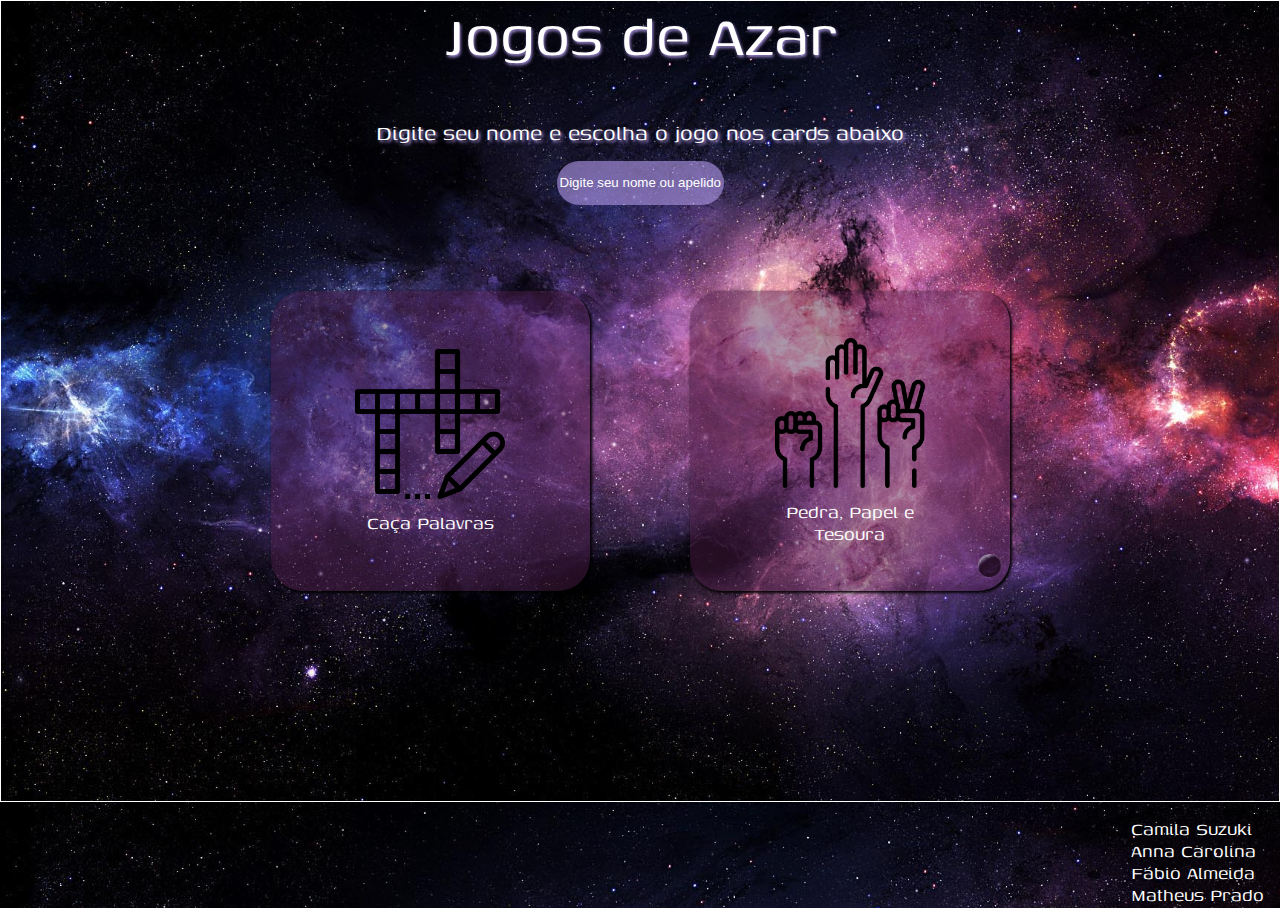
<file: index.html>
<!DOCTYPE html>
<html lang="en">
<head>
    <meta charset="UTF-8">
    <meta http-equiv="X-UA-Compatible" content="IE=edge">
    <meta name="viewport" content="width=device-width, initial-scale=1.0">
    <link rel="stylesheet" href="css/reset.css">
    <link rel="stylesheet" href="css/paginainicial.css">
    <title>Jogos de Azar</title>
</head>
<body>
    <header>
        <h1>Jogos de Azar</h1>
         <div id="form">
            <label for="username">Digite seu nome e escolha o jogo nos cards abaixo</label>
            <input type="text" name="username" id="username" placeholder="Digite seu nome ou apelido" onchange="handleChange()">
        </div>
    </header>
    <main>
     <section>
         <div class="link1">
            <a href="html/cacapalavras.html" id="link1">
                <figure>
                    <img src="img-paginainicial/crossword.png" alt="Icone minimalista representando um jogo de caça palavras">
                    <figcaption>Caça Palavras</figcaption>
                </figure>
            </a>
         </div>
         <div class="link2">
            <a href="html/jokenpo.html" id="link2">
                <figure>
                    <img src="img-paginainicial/rock-paper-scissors.png" alt="Icone minimalista representando um jogo de pedra,papel e tesoura">
                    <figcaption>Pedra, Papel e Tesoura</figcaption>
                </figure>
            </a>
         </div>
     </section>
    </main>
    <footer>
        <div class="groupMembers">
            <ul>
                <li>Camila Suzuki</li>
                <li>Anna Carolina</li>
                <li>Fábio Almeida</li>
                <li>Matheus Prado</li>
            </ul>
        </div> 
    </footer>
    <script src="js/paginaInicial.js"></script>
</body>
</html>
</file>
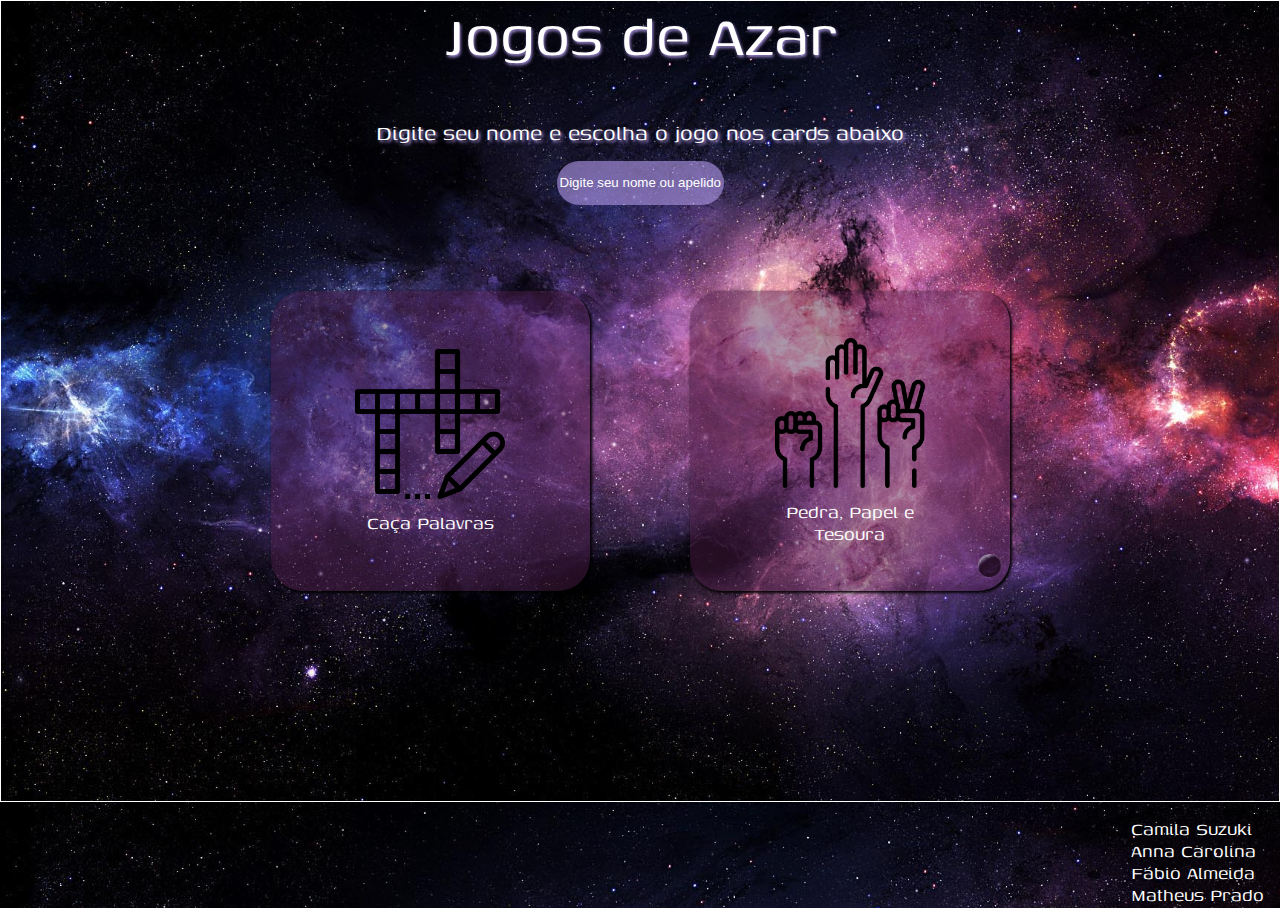
<file: html/index.html>
<!DOCTYPE html>
<html lang="en">
<head>
    <meta charset="UTF-8">
    <meta http-equiv="X-UA-Compatible" content="IE=edge">
    <meta name="viewport" content="width=device-width, initial-scale=1.0">
    <link rel="stylesheet" href="../css/reset.css">
    <link rel="stylesheet" href="../css/paginainicial.css">
    <title>Jogos de Azar</title>
</head>
<body>
    <header>
        <h1>Jogos de Azar</h1>
         <div id="form">
            <label for="username">Digite seu nome e escolha o jogo nos cards abaixo</label>
            <input type="text" name="username" id="username" placeholder="Digite seu nome ou apelido" onchange="handleChange()">
        </div>
    </header>
    <main>
     <section>
         <div class="link1">
            <a href="../html/cacapalavras.html" id="link1">
                <figure>
                    <img src="../img-paginainicial/crossword.png" alt="Icone minimalista representando um jogo de caça palavras">
                    <figcaption>Caça Palavras</figcaption>
                </figure>
            </a>
         </div>
         <div class="link2">
            <a href="../html/jokenpo.html" id="link2">
                <figure>
                    <img src="../img-paginainicial/rock-paper-scissors.png" alt="Icone minimalista representando um jogo de pedra,papel e tesoura">
                    <figcaption>Pedra, Papel e Tesoura</figcaption>
                </figure>
            </a>
         </div>
     </section>
    </main>
    <footer>
        <div class="groupMembers">
            <ul>
                <li>Camila Suzuki</li>
                <li>Anna Carolina</li>
                <li>Fábio Almeida</li>
                <li>Matheus Prado</li>
            </ul>
        </div> 
    </footer>
    <script src="../js/paginaInicial.js"></script>
</body>
</html>
</file>
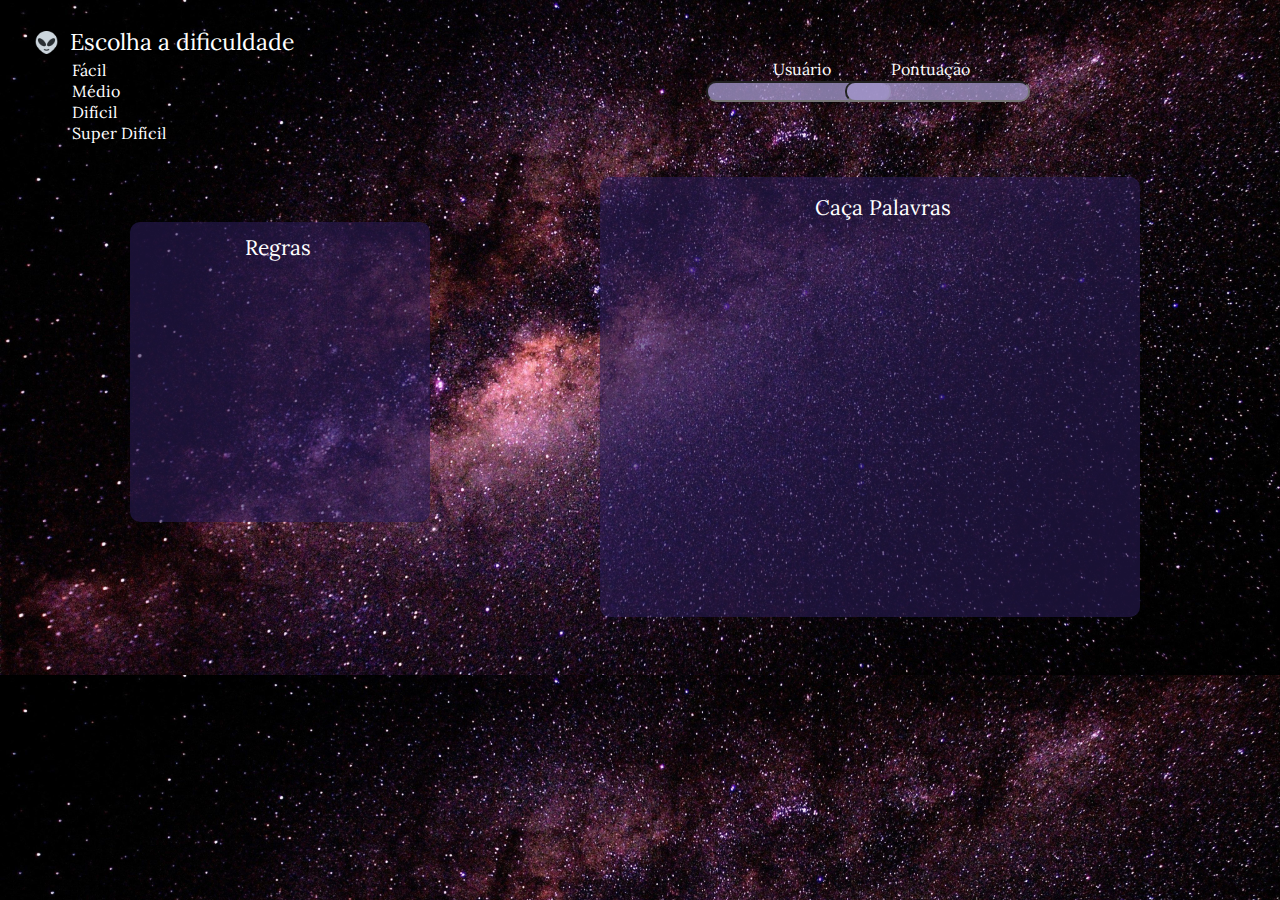
<file: .github/cacapalavras.html>
<!DOCTYPE html>
<html lang="pt-BR">
<head>
    <meta charset="UTF-8">
    <meta http-equiv="X-UA-Compatible" content="IE=edge">
    <meta name="viewport" content="width=device-width, initial-scale=1.0">
    <title>Caça Palavras</title>
    <link rel="stylesheet" href="reset.css">
    <link rel="stylesheet" href="style.css">
</head>
<body>
    
    <h2>Escolha a dificuldade</h2> 
    <img src="/assets/img/favicon-32x32.png">

<div class="dificuldade">
    <a href="#">Fácil</a>
    <a href="#">Médio</a>
    <a href="#">Difícil</a>
    <a href="#">Super Difícil</a>
</div>

<div class="user">
    <label for="user">Usuário</label>
    <input type="text" id="user" name="user">
    <label for="pts">Pontuação</label>
    <input type="text" id="pts" name="pts">
</div>

<div id="regras">
    <h3 class="regrastext">Regras</h3>
</div>

<div id="cacapalavras">
    <h3 class="palavrastext"> Caça Palavras </h3>
</div>

    <script src="pontuacao.js"></script>

</body>
</html>
</file>
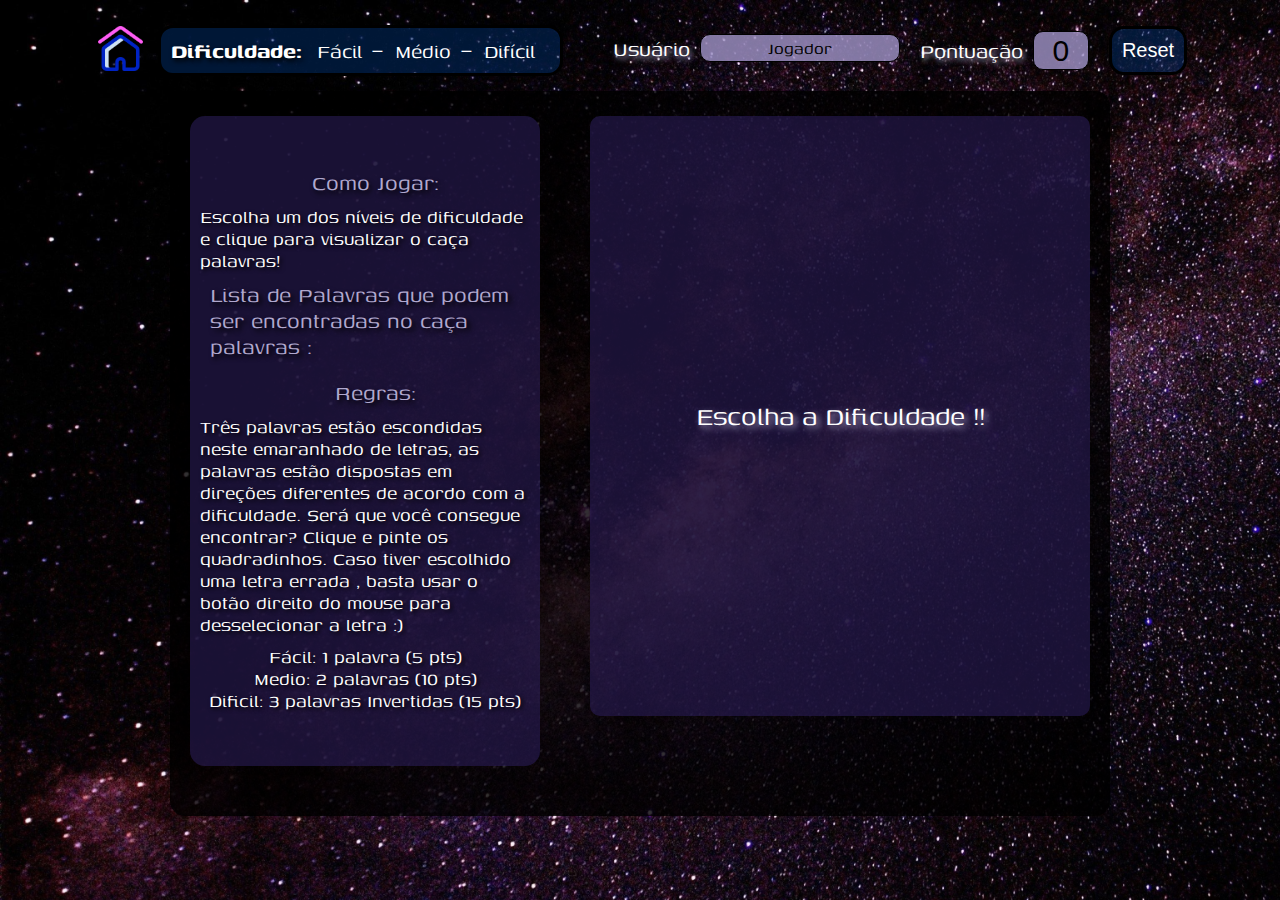
<file: html/cacapalavras.html>
<!DOCTYPE html>
<html lang="pt-BR">

<head>
    <meta charset="UTF-8">
    <meta http-equiv="X-UA-Compatible" content="IE=edge">
    <meta name="viewport" content="width=device-width, initial-scale=1.0">
    <title>Caça Palavras</title>
    <link rel="stylesheet" href="../css/reset.css">
    <link rel="stylesheet" href="../css/cacapalavras.css">
    <script src="../js/functions.js" defer></script>
</head>

<body>
    <div class="/container-overlay-header">
        <header>
            <a href="/index.html">
                <img alt="home" src="/img-cacapalavras/pagina-inicial.png">
             </a>
            <div class="dificuldade">
                <p>Dificuldade:</p>
                <a id='dfacil' href="#">Fácil</a>
                <span>|</span>
                <a id='dmedio' href="#">Médio</a>
                <span>|</span>
                <a id='ddificil' href="#">Difícil</a>
            </div>
            <div class="container-user-pontos">
                <div class="user">
                    <label for="user">Usuário</label>
                    <input type="text" id="user" name="user">
                </div>
                <div class="pontos">
                    <label for="pts">Pontuação</label>
                    <input type="text" id="pts" name="pts">
                </div>
            </div>
            <button class='rstBtn'>Reset</button>
        </header>
    </div>

<div class="container-overlay">  
    <div id="box-regras">
        <div class="facil">
            <h3 class="regrash3">Como Jogar:</h3>
            <p class="regrasText">Escolha um dos níveis de dificuldade e clique para visualizar o caça palavras!</p>
            <h3 class="regrash3">Lista de Palavras que podem ser encontradas no caça palavras : </h3>
            <P id="possiveisPalavras"></P>
            <h3 class="regrash3">Regras:</h3>
            <p class="regrasText">Três palavras estão escondidas neste emaranhado de letras, as palavras estão dispostas
                em direções diferentes de acordo com a dificuldade. Será que você consegue encontrar? Clique e pinte os
                quadradinhos.
                Caso tiver escolhido uma letra errada , basta usar o botão direito do mouse para desselecionar a letra :)
            </p>
            <p>Fácil: 1 palavra (5 pts)</p>
            <p>Medio: 2 palavras (10 pts)</p>
            <p>Dificil: 3 palavras Invertidas (15 pts)</p>
        </div>

        <div id="cacapalavras">
            <h2>Escolha a Dificuldade !!</h2> 
        </div>
    </div>
</div>  
<div id="vitoria" class='hidden'>
    <p id='pVitoria'>Parabéns você ganhou!!! :)</p>
    <button class="winBtn">👽</button>
</div>
</body>

</html>
</file>
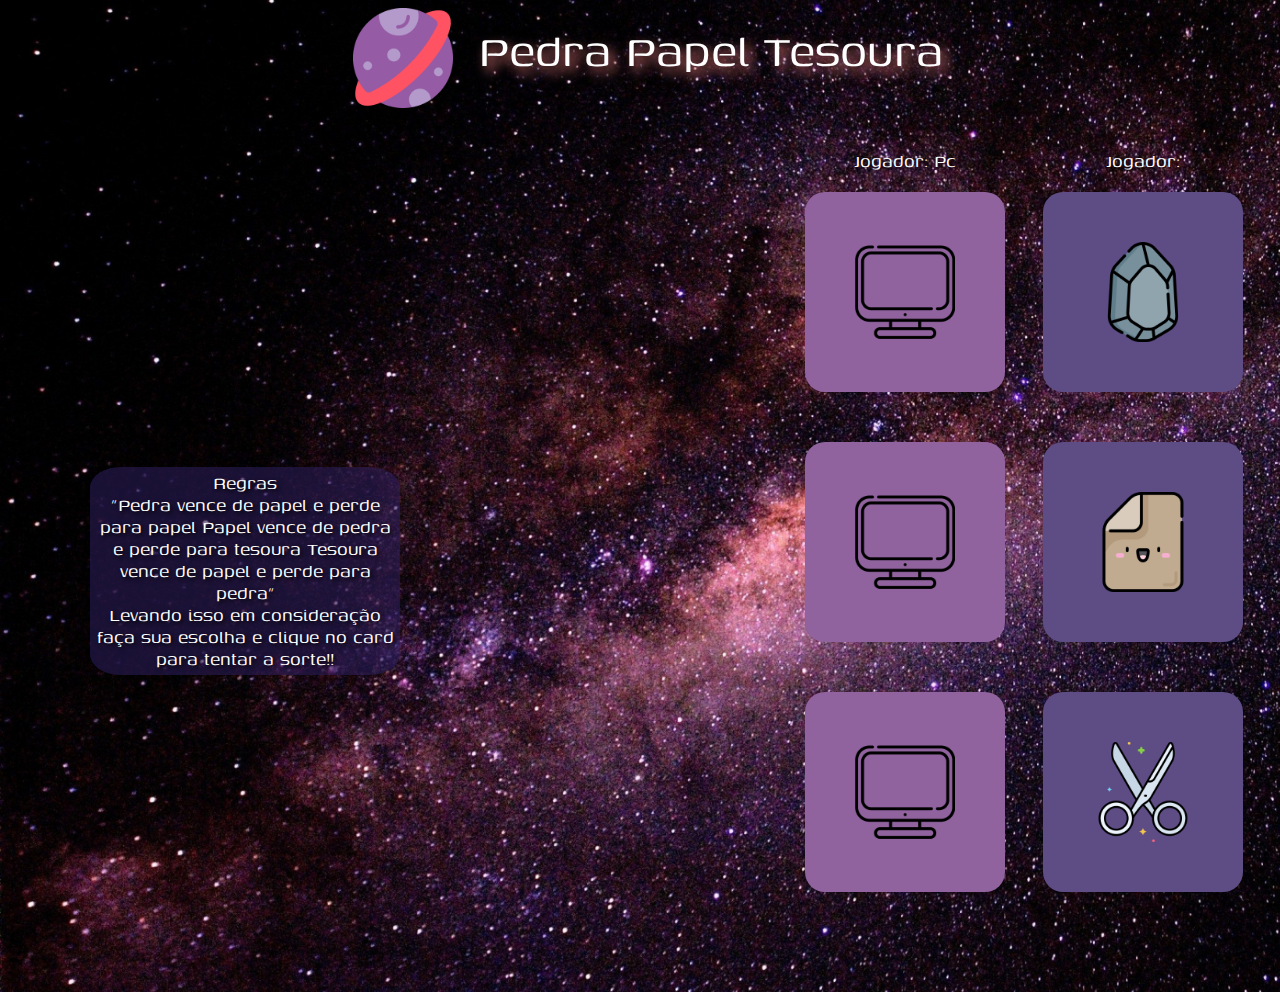
<file: html/jokenpo.html>
<!DOCTYPE html>
<html lang="en">
<head>
    <meta charset="UTF-8">
    <meta http-equiv="X-UA-Compatible" content="IE=edge">
    <meta name="viewport" content="width=device-width, initial-scale=1.0">
    <link rel="stylesheet" href="../css/reset.css">
    <link rel="stylesheet" href="../css/jokenpo.css">
    <title>Jogos de Azar</title>
</head>
<body>
    <header>
        <figure>
            <img src="../img-jokenpo/planet.png" alt="Logo galaxy">
            <figcaption>Logo galaxy</figcaption>
        </figure>
        <h1>Pedra Papel Tesoura</h1>
    </header>
    <main>
        <div class="regras">
            <h3>Regras</h3>
            <p>
                "Pedra vence de papel e perde para papel
                Papel vence de pedra e perde para tesoura
                Tesoura vence de papel e perde para pedra"
            </p>
            <p>
                Levando isso em consideração faça sua escolha e clique no card para tentar a sorte!!
            </p>

        </div>

        <div class="modal-bg">
            <div class="modal">
                <div class="header-do-modal">
                    <figure>
                        <img src="../img-jokenpo/happyPlanet.png" alt="Ilustração de planeta roxo sorridente">
                        <figcaption>Ilustração de planeta sorridente</figcaption>
                    </figure>
                    <span id="nome-jogador-modal"></span>
                </div>
               
                <p>Resultado da partida: </p>
                <p class="resultP"></p>
                <div id="modal-result"></div>               
                
                <button class="modal-btn">Sair / Jogar Novamente!</button>
            </div>
        </div>
        <div class=container-dos-containers-dos-cards>

    <div class="container-acima">
  
        <div class="jogador">
            <span>Jogador: </span>
            <span>Pc</span>

        </div>
        <div class="pc-info">
            <div class="flip" id="cardUm">
                <div class="card face" id="frontUm">
                    <figure>
                        <img src="../img-jokenpo/pc.png" alt="Ilustração pc">
                        <figcaption>Ilustração pc</figcaption>
                    </figure>
                </div>
                <div class="card face" id="backUm">
                    <figure>
                        <img src="../img-jokenpo/pedra.png" alt="Ilustração pedra">
                        <figcaption>Ilustração pedra</figcaption>
                    </figure>
                </div>
              
            </div>

            <div class="flip" id="cardDois" >
                <div class ="card face" id="frontDois" data-elemento="pedra" data-posicao="1" data-batata="cenoura">
                    <figure>
                        <img src="../img-jokenpo/pc.png" alt="Ilustração pc">
                        <figcaption>Ilustração pc</figcaption>
                    </figure>
                </div>
                <div class="card face" id="backDois">
                    <figure>
                        <img src="../img-jokenpo/papel.png" alt="Ilustração papel">
                        <figcaption>Ilustração papel</figcaption>
                    </figure>

                </div>
            </div>

            <div class="flip" id="cardTres">
                <div  class="card face" id="frontTres">
                    <figure>
                        <img src="../img-jokenpo/pc.png" alt="Ilustração pc">
                        <figcaption>Ilustração pc</figcaption>
                    </figure>
                </div>
                <div class="face" id="backTres">
                    <figure>
                        <img src="../img-jokenpo/tesoura.png" alt="Ilustração tesoura">
                        <figcaption>Ilustração tesoura</figcaption>
                    </figure>

                </div>
            </div>
        </div>

    </div>
    <div class="container-abaixo">
        <div class="jogador">
            <span>Jogador: </span>
            <span id="nome-jogador"></span>

        </div>
        <div class="card player-pedra">
            <div class="flip" id="cardQuatro">
                <div class="card face" id="frontQuatro">
                    <figure>
                        <img src="../img-jokenpo/pedra.png" alt="Ilustração pc">
                        <figcaption>Ilustração pc</figcaption>
                    </figure>
                </div>
                <div class="card face" id="backQuatro">
                    <figure>
                        <img src="../img-jokenpo/player.png" alt="Ilustração pedra">
                        <figcaption>Ilustração pedra</figcaption>
                    </figure>
                </div>
              
            </div>

            <div class="flip" id="cardCinco" >
                <div class ="card face" id="frontCinco">
                    <figure>
                        <img src="../img-jokenpo/papel.png" alt="Ilustração pc">
                        <figcaption>Ilustração pc</figcaption>
                    </figure>
                </div>
                <div class="card face" id="backCinco">
                    <figure>
                        <img src="../img-jokenpo/player.png" alt="Ilustração papel">
                        <figcaption>Ilustração papel</figcaption>
                    </figure>

                </div>
            </div>

            <div class="flip" id="cardSeis">
                <div  class="card face" id="frontSeis">
                    <figure>
                        <img src="../img-jokenpo/tesoura.png" alt="Ilustração pc">
                        <figcaption>Ilustração pc</figcaption>
                    </figure>
                </div>
                <div class="face" id="backSeis">
                    <figure>
                        <img src="../img-jokenpo/player.png" alt="Ilustração tesoura">
                        <figcaption>Ilustração tesoura</figcaption>
                    </figure>

                </div>

        </div>
    </div>
</div>
</main>
 <script src="../js/jokenpo.js"></script>
</body>
</html>
</file>
<file: css/paginainicial.css>
@import url('https://fonts.googleapis.com/css2?family=Lora&display=swap');
@import url('https://fonts.googleapis.com/css2?family=Genos&display=swap');

header {
    height: 200px;
    display: flex;
    flex-direction: column;
    align-items: center;
    justify-content: center;
    border-radius: 2em;
    text-shadow: rgb(167, 144, 221) 0.1em 0.1em 0.2em;;
}

label {
    margin-top: 50px;
    font-size: 20px;
    text-align: center;
}

header h1 {
    font-size: 46px;
}

body {
    background-image: url("../img-paginainicial/wpp3.jpg");
    background-size: cover;
    font-family: 'Genos', sans-serif;
    color: white;
}

section {
    display:flex;
    flex-direction: column;
    height: 540px;
    margin-top: 50px;
    align-items: center;
}

li{
    font-size: 22px;
}

.link1 {
    height: 240px;
    width: 250px;
    display: flex;
    align-items: center;
    justify-content: center;
    background-color: #4c1c4675;
    box-shadow: black 0.1em 0.1em 0.2em;
    border-radius: 2em;
}

.link1:hover {
    transition: 0.7s;
    box-shadow: rgb(167, 144, 221) 0.1em 0.1em 0.2em;
}

.link2 {
    height: 240px;
    width: 250px;
    display: flex;
    align-items: center;
    justify-content: center;
    background-color: #4c1c4675;
    box-shadow: black 0.1em 0.1em 0.2em;
    border-radius: 2em;
    margin-top: 50px;
}

figure{
    width: 100px;
    text-align: center;
}

img {
    width: 100%;
}

figcaption{
    font-size: 22px;
    margin-top: 5px;
}

a {    
    font-size: 20px;
    color: white;
    text-decoration: none;
}
a:hover {
    color: black
}

.link2:hover {
    transition: 0.7s;
    box-shadow: rgb(167, 144, 221) 0.1em 0.1em 0.2em;
    }


#form{
    display: flex;
    flex-direction: column;
    align-items: center;
}

#item {
    padding-left: 70px;
}


input {
    background-color: rgba(167, 144, 221, 0.651) ;
    border: 1px solid transparent;
    margin-top: 15px;
    border-radius: 2em;
    width: 161px;
    height: 40px;
    color: white;
}

input::placeholder {
    color: white;
  }

button {
    background-color: transparent;
    border-style: none;
    color: white;
    border: 1px solid;
    margin-top: 10px;

}
.groupMembers {
    display: flex;
    justify-content: flex-end;
    margin-top: 25px;
    padding-right: 15px;
    font-size: 10px;
    color: white;
    background-color: #4c1c4667;
    border-radius: 2em;
}

@media screen and (min-width: 800px){

    
    body {
        height: 800px;
        border: 1px solid white;
    }

    header {
        flex-direction: column;
    }

    header h1 {
        font-size: 72px;
    }

    section {
        display: flex;
        flex-direction: row;
        justify-content: center;
        margin-top: -30px;
    }

    a {
        font-size: 40px;
    }

    label {
        font-size: 26px;
    }

    .link1 {
        width: 25%;
        height: 300px;
        margin-right: 100px;
    }

    .link2 {
        width: 25%;
        height: 300px;
        margin-top: 0px;
    }

    figure{
        width: 150px;
        text-align: center;
    }
    
    img {
        width: 100%;
    }
   
    .inputButton { 
       
        height: 50px;
    }

    .groupMembers {
        margin-top: 107px;
        background-color: transparent;
    }

    footer {
        width: 100%;
    }

    button {
        width: 100px;
    }
}
</file>
<file: .github/style.css>
@import url('https://fonts.googleapis.com/css2?family=Cookie&family=Dancing+Script&family=Lato:wght@100&family=Lora:ital,wght@0,400;1,400;1,500&family=Montserrat:wght@100&family=PT+Sans+Narrow&family=Playfair+Display&display=swap');

body {
    background-image: url(/assets/img/galaxy2.jpg);
    background-size: cover;
}

h2 {
    font-size: 23px;
    font-family: 'Lora',serif;
    color: white;
    margin-top: 30px;
    margin-left: 70px;
    margin-bottom: -12px;

}

img {
    margin-top: -50px;
    margin-left: 35px;
    width: 23px;
}

h3.regrastext {
    font-size: 21px;
    font-family: 'Lora',serif;
    color: white;
    margin-left: 115px;
    margin-top: 15px;
}

h3.palavrastext {
    font-size: 21px;
    font-family: 'Lora',serif;
    color: white;
    margin-left: 195px;
}

a {
    color: white;
    font-family: 'Lora',serif;
    font-size: 16px;
    text-decoration: none;
    margin-left: 22px;
    margin-top: 5px;
}

a:hover {
    color:#a296ca;
}

.user {
    display: flex;
    justify-content: flex-end;
    margin-right: 250px;
    margin-top: -60px;
}


#regras {
    display: flex;
    margin-left: 130px;
    margin-bottom: -350px;
    margin-top: 120px;
    height: 300px;
    width: 300px;
    background-color: #2b1d5a93;
    border-radius: 10px;
    color: white;
    
}

#cacapalavras {
    display: flex;
    margin-left: 600px;
    margin-top: 5px;
    padding: 20px;
    height: 400px;
    width: 500px;
    border-radius:10px;
    background-color: #2b1d5a93;
    color: white;
}

label {
    color: white;
    font-family: 'Lora',serif;
    font-size: 16px;
    margin-top: -20px;
    margin-right: -125px;
}

input {
    background-color: #a296cacb;
    border-radius: 10px;
}

div.dificuldade {
    display: flex;
    flex-direction: column;
    margin-left: 50px;
}
</file>
<file: css/cacapalavras.css>
@import url('https://fonts.googleapis.com/css2?family=Cookie&family=Dancing+Script&family=Lato:wght@100&family=Lora:ital,wght@0,400;1,400;1,500&family=Montserrat:wght@100&family=PT+Sans+Narrow&family=Playfair+Display&display=swap');
@import url('https://fonts.googleapis.com/css2?family=Genos&display=swap');

html{
    height: 100%;
}

body {
    background-image: url(../img-cacapalavras/backgroundMobile.jpg);
    background-size: cover;
    font-family: 'Genos', sans-serif;
    display: flex;
    flex-direction: column;
    align-items: center;
}

.container-overlay-header{
    display: flex;
    max-width: 100%;
    height: 400px;
    justify-content: center;
    margin-top:15px;
    padding-bottom: 25px;
    background-color:rgba(0, 0, 0, 0.8);
}

.container-overlay{
    display: flex;
    max-width: 90%;
    height: 1200px;
    justify-content: center;
    margin-top:15px;
    padding-bottom: 25px;
    background-color:rgba(0, 0, 0, 0.8);
    margin-bottom: 20px;

}

figcaption{
    display: none;
}

h2 {
    font-size: 2rem;
    font-family: 'Genos', sans-serif;
    color: white;
    text-shadow: #b0a8ce 0.1em 0.1em 0.2em;
    align-self: center;
    text-align: center;
    grid-column: 1/-1;

}

figure{
    height: 45px;
    margin-right: 5px;
    margin-bottom: 5px;
    order: 1;
}

img {
    height: 45px;
}


h3.regrash3 {
    font-size: 20px;
    font-family: 'Genos', sans-serif;
    color: #b0a8ce;
    text-shadow: black 0.1em 0.1em 0.2em;
    margin-left: 20px;

}

a {
    color: white;
    font-family: 'Genos', sans-serif;
    font-size: 24px;
    text-decoration: none;
    margin-left: 15px;
    margin-right: 15px;
}

a:hover {
    color:#a296ca;
    text-decoration: underline;
}

.user{
    display: flex;
    align-items: center;
    flex-direction: column;
    margin-right: 10px;
    margin-bottom: 5px;
    margin-left: 5px;
}

#user{
    text-align: center;
    font-size: 20px;
    font-family: inherit;
    max-width: 100px;
}


#regras {
    display: flex;
    margin-left: 130px;
    background-color: #2b1d5a93;
    border-radius: 10px;
    color: white;
}

#box-regras {
    display: flex;
    flex-direction: column;
    justify-content: center;
    align-self: center;
    margin-left: 20px;
    margin-right: 20px;
}



.escondido {
    visibility: hidden;
}


#cacapalavras {
    display: grid;
    height: 440px;
    max-width: 100%;
    border-radius:10px;
    background-color: #2b1d5a93;
    color: white;
    grid-template-columns: repeat(10,auto);
}

label {
    color: white;
    text-shadow: #b0a8ce 0.1em 0.1em 0.2em;
    font-family: 'Genos', sans-serif;
    font-size: 25px;
}

input {
    background-color: #a296cacb;
    border: 1px solid black;
    border-radius: 10px;
}

div.dificuldade {
    margin-right: 10px;
    display: flex;
    background-color: rgba(0, 55, 128, 0.418);
    padding: 10px;
    border: 3px black solid;
    max-width: 450px;
    flex-direction: column;
    align-items: center;
    order: 3;
    margin-top: 10px;
}

div.dificuldade span{
    transform: rotate(90deg);
    color: white;
}

div.dificuldade p{
    margin-left: 0px;
}

.container-user-pontos{
    display: flex;
    align-items: center;
    order: 2;
}

p {
    text-shadow: black 0.1em 0.1em 0.2em;
    color: white;
    font-size: 18px;
    margin-bottom: 0px;
}


section{
    display: flex;
    align-items: center;
    justify-content: center;
    background-color: #2b1d5a93;
    height: 30px;
    margin: 3px;
    text-align: center;
    border-radius: 10px;
    font-size: 40px;
    flex: 1;
    cursor: pointer;
}

section:hover{
    box-shadow: 0 0 1em gold;
}

div{
    border-radius: 15px;
}

header{
    display: flex;
    flex-direction: column;
    margin-top: 25px;
    align-items: center;
    justify-content: center;  

}

.facil{
    max-width: 80%;
    background-color: #2b1d5a93;
    display: flex;
    flex-flow: column;
    align-items: center;
    justify-content: center;
    padding-bottom: 20px;
    padding-top: 20px;
    margin-left: 40px;
    margin-bottom: 25px;

}

.regrasText{
    margin: 10px;
}

#pts{
    width: 50px;
    height: 35px;
    font-size: 25px;
    text-align: center;
}

.pontos{
    display: flex;
    flex-direction: column;
    align-items: center;
    margin-right: 5px;
}

.rstBtn{
    border: black 3px solid;
    border-radius: 15px;
    background-color: rgba(0, 55, 128, 0.418);
    color: white;
    padding: 10px;
    font-size: 18px;
    order: 4;
    margin-right: 10px;
}
.dificuldade p{
    font-size: 25px;
    font-weight: bold;
    align-self: end;
    margin-left: 20px;
}

#vitoria{
    position: absolute;
    height: 100vh;
    width: 100vw;
    background: #000000d6;
    flex-flow: column;
    justify-content: center;
    align-items: center;
}

.winBtn{
    height: 100px;
    width: 200px;
    margin-left: 40vw;
    border: black 3px solid;
    border-radius: 15px;
    background-color: rgba(0, 55, 128, 0.418);
    color: white;
    padding: 10px;
    font-size: 25px;
    background-color: green;
    font-size: 50px;
    cursor: pointer;


}

#pVitoria{
    font-size: 90px;
    margin-bottom: 100px;
    margin-top: 35vh;
    margin-left: 20vw;
}

.hidden{
    display: none;
}

@media screen and (min-width:600px) and (max-width:799px){

    #box-regras{
        margin-top: 80px;
    }

    #cacapalavras{
        height: 680px;
        margin-bottom: 50px;
    }
  
    section{
        height: 50px;
    }


    .regrasText{
        margin: 20px;
    }
}


@media screen and (min-width:800px) and (max-width:1199px){
    body {
        background-image: url(../img-cacapalavras/galaxy2.jpg);
    }

    header{
        flex-direction: row;
    }

    .container-overlay-header{
        height: 50px;
    }

    .container-overlay{
        height: 650px;
        max-width: 100%;
    }

    .container-user-pontos{
         order: 3;
    }

    div.dificuldade{
        order: 2;
    }

    .facil{
        max-width: 300px;
        margin-right: 50px;
        margin-left: 0px;
        margin-bottom: 0px;
    }

    div.dificuldade{
        flex-direction: row;
        margin-top: 0px;
    }

    #box-regras{
        flex-direction: row;
    }

    h3.regrash3{
        font-size: 22px;

    }


    .regrasText{
        margin: 20px;
    }


    p{
        font-size: 20px;
        margin-bottom: 0px;
    }

    #cacapalavras {
        min-width: 400px;
        height: 540px;
        margin-bottom: 50px;
    }

    section{
        height: 40px;
    } 

    .pontos{
        margin-right: 20px;
    }

    #user{
        max-width: 150px;
    }
 
}


@media screen and (min-width:1200px){
    body {
        background-image: url(../img-cacapalavras/galaxy2.jpg);
    }

    header{
        flex-direction: row;

    }

    .container-overlay-header{
        height: 50px;
    }

    .container-overlay{
        height: 700px;
        max-width: 100%;
    }

    .container-user-pontos{
        order: 3;
   }

    #box-regras{
        flex-direction: row;
    }

    #cacapalavras{
        height: 600px;
        min-width: 500px;
        margin-bottom: 50px;
    }

    .facil{
        max-width: 350px;
        margin-right: 50px;
        margin-left: 0px;
        margin-bottom: 0px;
    }

    figure {
        margin-right: 20px;
        margin-bottom: 5px;
    }

    div.dificuldade{
        max-width: 450px;
        margin-right: 50px;
        flex-direction: row;
        margin-top: 0px;
        order: 2;
    }

    label{
        font-size: 25px;
    }

    #pts{
        font-size: 30px;
    }

    .rstBtn{
        font-size: 20px;
    }

    p{
        font-size: 22px;
        margin-bottom: 0px;
    }

    h3.regrash3 {
        font-size: 26px;
        margin-left: 20px;
    }


    .regrasText{
        margin: 10px;
    }

    #user{
        max-width: 450px;
    }

    .user{
        flex-direction: row;
        margin-right: 20px;
        margin-left: 0px;
    }

    .user input{
        margin-left: 10px;
    }

    .pontos{
        flex-direction: row;
        margin-right: 20px;
    }

    .pontos input{
        margin-left: 10px;
    }

    section{
        height: 50px;
    }
 
}

#possiveisPalavras{
    margin: 10px;
}
</file>
<file: css/jokenpo.css>
@import url('https://fonts.googleapis.com/css2?family=Genos&display=swap');


figcaption{
    display: none;
}

body{
    margin: 0;
    background-image: url("../img-jokenpo/backgroundMobile.jpg");
    background-size: cover;
    font-family: 'Genos', sans-serif;
    color: white;
}

main{
    margin: 0 auto;
    display: flex;
    flex-direction: column;
    max-width: 1200px;
    justify-content: center;
    align-items: center;
    font-size:22px;
    text-shadow: 0.1em 0.1em 0.2em black
}
header{
    text-align: center;
    margin: 0;
    height: 100px;
    display: flex;
    align-items: center;
    justify-content: center;
    margin-bottom: 25px;
}
header h1{
    margin: 0;
    font-size: 36px;
    text-shadow: 0.1em 0.1em 0.2em lightcoral;
    margin-right: 10px;
    margin-bottom: 10px;

}

header figure{
    margin-top: 15px;
    margin-right: 15px;
    margin-left: 15px;
}

img{
    width: 100%;
}

figure{
    width: 100px;
    display: flex;
    align-items: center;
    margin: 0;
  }

.hide{
  display: none;
}

.container-dos-containers-dos-cards{
    display: flex;
    flex-direction: column;
    justify-content: space-evenly;
}

.container-abaixo{
    display: flex;
    flex-direction: column;
    align-items: center;
    margin-right: 0px;
}


#cardUm{
    display: flex;
    justify-content: center;
    transform-style: preserve-3d;
    transition: all .5s;
    margin-bottom: 250px;
   
}

#cardDois{
    display: flex;
    justify-content: center;
    transform-style: preserve-3d;
    transition: all .5s;
    margin-bottom: 250px;

}

#cardTres{
    display: flex;
    justify-content: center;
    transform-style: preserve-3d;
    transition: all .5s;
    margin-bottom: 250px;

}

#cardQuatro{
    display: flex;
    justify-content: center;
    transform-style: preserve-3d;
    transition: all .5s;
    margin-bottom: 250px;

}

#cardCinco{
    display: flex;
    justify-content: center;
    transform-style: preserve-3d;
    transition: all .5s;
    margin-bottom: 250px;

}

#cardSeis{
    display: flex;
    justify-content: center;
    transform-style: preserve-3d;
    transition: all .5s;
    margin-bottom: 250px;

}

.face{
    width: 200px;
    height: 200px;
    display: flex;
    justify-content: center;
    align-items: center;
    position: absolute;
}



#frontUm{
    background-color: rgba(144, 99, 158, 1);
    border-radius: 10%;
}

#backUm{
   background-color: rgba(94, 77, 133, 1);
    backface-visibility: hidden;
    border-radius: 10%;
}

#frontDois{
    background-color: rgba(144, 99, 158, 1);
    border-radius: 10%;
}

#backDois{
   background-color: rgba(94, 77, 133, 1);
    backface-visibility: hidden;
    border-radius: 10%;
}

#frontTres{
    background-color: rgba(144, 99, 158, 1);
    border-radius: 10%;
}

#backTres{
   background-color: rgba(94, 77, 133, 1);
    backface-visibility: hidden;
    border-radius: 10%;
}

#frontQuatro{
    background-color: rgba(94, 77, 133, 1);
   
    border-radius: 10%;
}

#backQuatro{
   background-color: rgba(144, 99, 158, 1);
    backface-visibility: hidden;
    border-radius: 10%;
}

#frontCinco{
    background-color: rgba(94, 77, 133, 1);
 
    border-radius: 10%;
}

#backCinco{
   background-color: rgba(144, 99, 158, 1);
    backface-visibility: hidden;
    border-radius: 10%;
}

#frontSeis{
    background-color: rgba(94, 77, 133, 1);
    
    border-radius: 10%;
}

#backSeis{
   background-color: rgba(144, 99, 158, 1);
    backface-visibility: hidden;
    border-radius: 10%;
}


.flip{
    transform: rotateY(180deg);
}


.container-abaixo .card:hover{
    background-color: aqua;
    cursor: pointer;
    box-shadow: 0 0 1em gold;
}

.container-acima{
    display: flex;
    flex-direction: column;
    align-items: center;
    text-align: center;
    margin-bottom: 50px;
   margin-right: 0px;
}

.regras{
    display: flex;
    flex-direction: column;
    flex: 1;
    margin-left: 15px;
    margin-right: 15px;
    max-width: 300px;
    background-color: #2b1d5a93;
    text-align: center;
    padding: 5px;
    border-radius: 10%;
    margin-bottom: 10px;
}

.jogador{
    margin-bottom: 20px;
}

.modal-bg{
      position: fixed;
       z-index: 99999; 
       width: 100%; 
       height: 100vh; 
      top: 0;
      left: 0;
      background-color: rgba(0,0,0,0.3);
      display: flex;
      justify-content: flex-start;
      align-items: center;
      opacity: 0;
      visibility: hidden;
      transition: visibility 0s, opacity 0,5s;
}

.bg-active{
      visibility: visible;
      opacity: 1;
}

.modal{
      position: relative;
      background-color: rgba(60, 16, 83, .8);
      text-shadow: 0.1em 0.1em 0.2em white;
      color: black;
      width: 60%;
      height: 30%;
      display: flex;
      justify-content: space-around;
      align-items: center;
      flex-direction: column;
      margin-left: 50px;
      border-radius: 3%;
      margin-top:50px;
      font-size: 36px;
      color: white;
      border: 15px solid rgba(94, 77, 133, .3);
}

.header-do-modal{
    display: flex;
    align-items: center;
}

.header-do-modal figure{
    width: 80px;
    margin-right: 10px;
}

.modal p{
    margin: 0;
}

.modal button{
      padding: 10px;
      border-radius: 5%;
      width: 200px;
      height: 80px;
      background-color: rgba(94, 77, 133, 1);
      color: white;
      text-shadow: 0.1em 0.1em 0.2em black;
      border: none;
      cursor: pointer;
      font-family: 'Genos', sans-serif;
      font-size: 22px;
      margin-top: 5px;
      margin-bottom: 5px;
}

@media screen and (min-width:800px){
body{
     background-image: url("../img-jokenpo/galaxy2.jpg");
     background-size: cover;
}
 main{
     font-size: 22px; 
     flex-direction: row; 
     justify-content: space-between;
 }

 header{
    margin-bottom: 50px;
 }

 header h1{
    font-size: 56px;
    margin-right: 0px;
    margin-bottom: 0px;
 }

 header figure{
    margin-right: 25px;
 }

 .regras{
    margin-left: 50px;
    margin-right: 150px;
    margin-bottom: 0px;
 }

 .container-dos-containers-dos-cards{
     flex-direction: row;
 }

 .container-acima{
    margin-right: 150px;
 }

 .container-abaixo{
    margin-right: 60px;
 }

 .modal{
    margin-left: 200px;
    margin-bottom: 400px;
    width: 30%;
 }

 @media screen and (min-width:800px) and (max-width:1100px){
    body{
        background-image: url("../img-jokenpo/galaxy2.jpg");
        background-size: cover;
    }

     .modal{
         margin-left: 100px;
     }
 }


    
}
</file>
